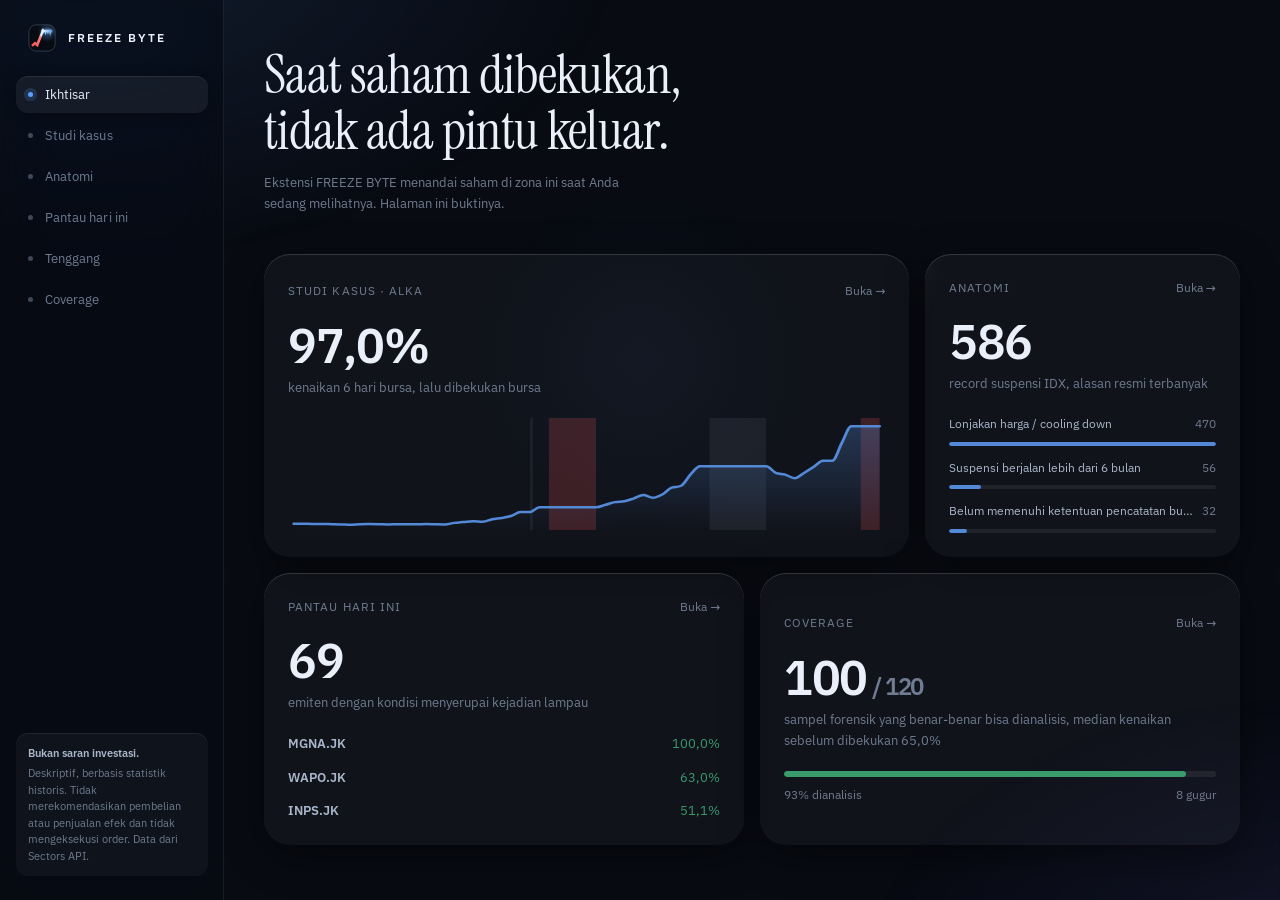
<file: site/index.html>
<!DOCTYPE html>
<html lang="id">
<head>
  <meta charset="utf-8">
  <meta name="viewport" content="width=device-width, initial-scale=1">
  <meta name="color-scheme" content="dark">
  <title>FREEZE BYTE — anatomi suspensi perdagangan IDX</title>
  <link rel="stylesheet" href="style.css">
  <link rel="icon" href="logo.svg" type="image/svg+xml">
</head>
<body>
  <div class="glow" aria-hidden="true"></div>

  <div class="shell">
    <aside class="rail">
      <a class="wordmark" href="#ikhtisar"><img src="logo.svg" alt="" width="28" height="28">FREEZE&nbsp;BYTE</a>
      <nav aria-label="Bagian">
        <a href="#ikhtisar" data-pane="ikhtisar"><i class="dot"></i>Ikhtisar</a>
        <a href="#alka" data-pane="alka"><i class="dot"></i>Studi kasus</a>
        <a href="#anatomi" data-pane="anatomi"><i class="dot"></i>Anatomi</a>
        <a href="#pantau" data-pane="pantau"><i class="dot"></i>Pantau hari ini</a>
        <a href="#tenggang" data-pane="tenggang"><i class="dot"></i>Tenggang</a>
        <a href="#coverage" data-pane="coverage"><i class="dot"></i>Coverage</a>
      </nav>
      <div class="rail-foot">
        <p class="disclaimer">
          <strong>Bukan saran investasi.</strong>
          Deskriptif, berbasis statistik historis. Tidak merekomendasikan
          pembelian atau penjualan efek dan tidak mengeksekusi order.
          Data dari Sectors API.
        </p>
      </div>
    </aside>

    <main class="canvas">

      <section class="pane" id="pane-ikhtisar" data-pane="ikhtisar" tabindex="-1">
        <div class="pane-head">
          <h1 class="display">Saat saham dibekukan,<br>tidak ada pintu keluar.</h1>
          <p class="pane-note">
            Ekstensi FREEZE BYTE menandai saham di zona ini saat Anda sedang
            melihatnya. Halaman ini buktinya.
          </p>
        </div>
        <div class="bento" id="bento"></div>
      </section>

      <section class="pane" id="pane-alka" data-pane="alka" tabindex="-1">
        <div class="pane-head">
          <a class="back" href="#ikhtisar">&larr; Ikhtisar</a>
          <div class="row">
            <h2>Apa yang terjadi pada ALKA</h2>
            <p class="pane-note">90 hari bursa terakhir.</p>
          </div>
        </div>
        <div class="panel">
          <div class="chart-legend">
            <span><i class="swatch confirmed"></i> beku terkonfirmasi &mdash; ada pengumuman IDX</span>
            <span><i class="swatch inferred"></i> volume nol tersimpulkan &mdash; tanpa pengumuman</span>
          </div>
          <div id="alka-chart">Memuat data&hellip;</div>
          <div id="alka-readout" class="readout"></div>
        </div>
        <div class="tiles" id="alka-annotations"></div>
      </section>

      <section class="pane" id="pane-anatomi" data-pane="anatomi" tabindex="-1">
        <div class="pane-head">
          <a class="back" href="#ikhtisar">&larr; Ikhtisar</a>
          <div class="row"><h2>Anatomi pembekuan yang tercatat</h2></div>
        </div>
        <div class="panel"><div id="reason-distribution"></div></div>
        <div class="panel"><div id="distribution-compare"></div></div>
        <div class="panel"><div id="event-table"></div></div>
        <div class="panel"><div id="regulatory-context"></div></div>
      </section>

      <section class="pane" id="pane-pantau" data-pane="pantau" tabindex="-1">
        <div class="pane-head">
          <a class="back" href="#ikhtisar">&larr; Ikhtisar</a>
          <div class="row">
            <h2>Pantau hari ini</h2>
            <p class="pane-note">Semesta yang dikenali ekstensi. Deskriptif, bukan prediksi.</p>
          </div>
        </div>
        <div id="watchlist-table"></div>
      </section>

      <section class="pane" id="pane-tenggang" data-pane="tenggang" tabindex="-1">
        <div class="pane-head">
          <a class="back" href="#ikhtisar">&larr; Ikhtisar</a>
          <div class="row"><h2>Seberapa awal zonanya terlihat</h2></div>
        </div>
        <div class="panel"><div id="lead-time"></div></div>
      </section>

      <section class="pane" id="pane-coverage" data-pane="coverage" tabindex="-1">
        <div class="pane-head">
          <a class="back" href="#ikhtisar">&larr; Ikhtisar</a>
          <div class="row"><h2>Coverage dan batasan</h2></div>
        </div>
        <div class="panel"><div id="coverage-report"></div></div>
      </section>

    </main>
  </div>

  <script src="chart.js"></script>
  <script src="app.js"></script>
  <script src="shell.js"></script>
  <script src="motion.js"></script>
</body>
</html>
</file>
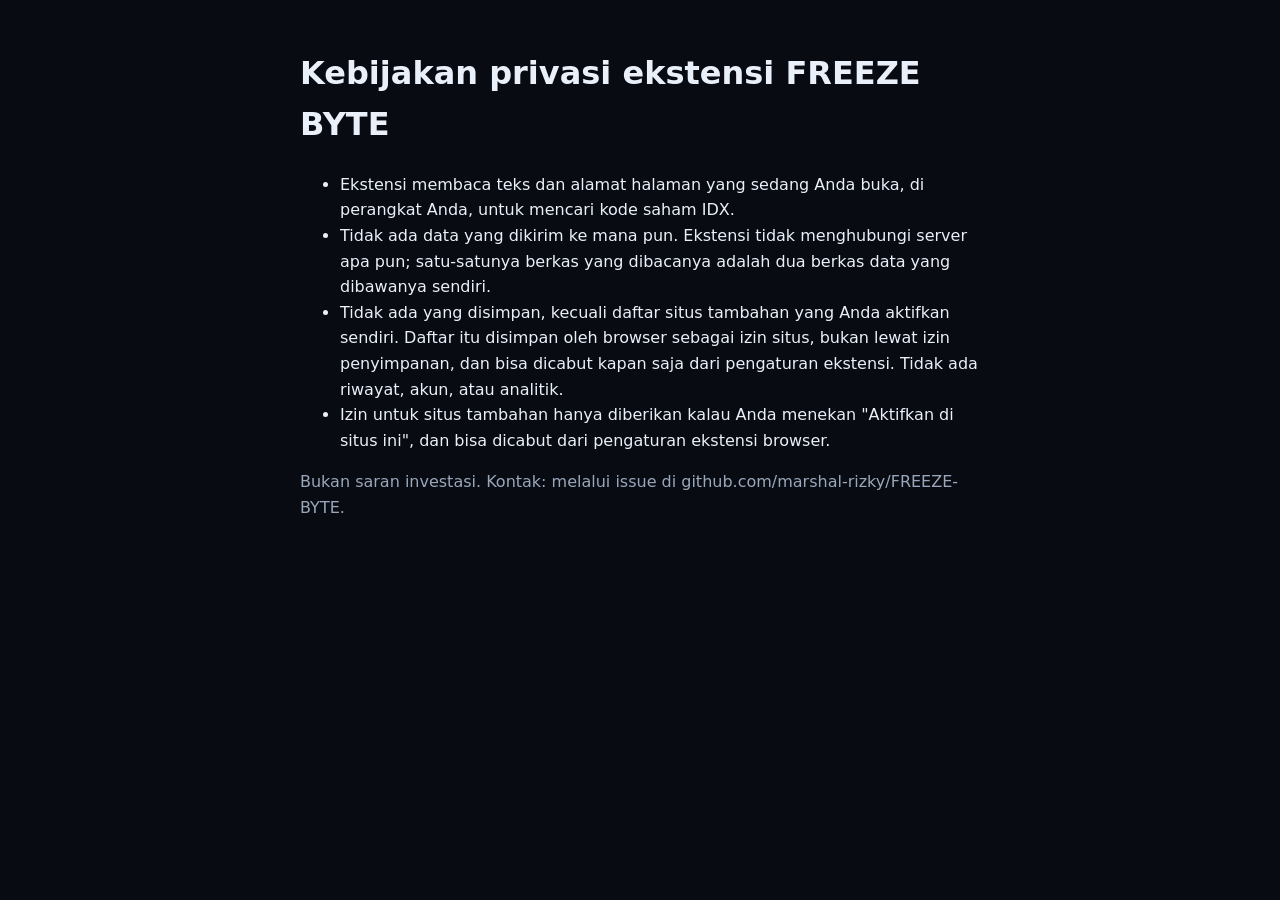
<file: site/privacy.html>
<!DOCTYPE html>
<html lang="id">
<head>
  <meta charset="utf-8">
  <meta name="viewport" content="width=device-width, initial-scale=1">
  <title>FREEZE BYTE — privasi</title>
  <link rel="icon" href="logo.svg" type="image/svg+xml">
  <style>
    :root { --bg: #080b12; --ink: #eaf0f9; --muted: #9aa7bb; }
    body { background: var(--bg); color: var(--ink); max-width: 680px; margin: 48px auto;
           padding: 0 16px; font: 16px/1.6 system-ui, sans-serif; }
    p, li { color: var(--ink); } .muted { color: var(--muted); }
  </style>
</head>
<body>
  <h1>Kebijakan privasi ekstensi FREEZE BYTE</h1>
  <ul>
    <li>Ekstensi membaca teks dan alamat halaman yang sedang Anda buka, di perangkat
        Anda, untuk mencari kode saham IDX.</li>
    <li>Tidak ada data yang dikirim ke mana pun. Ekstensi tidak menghubungi server apa pun; satu-satunya berkas yang dibacanya adalah dua berkas data yang dibawanya sendiri.</li>
    <li>Tidak ada yang disimpan, kecuali daftar situs tambahan yang Anda aktifkan sendiri. Daftar itu disimpan oleh browser sebagai izin situs, bukan lewat izin penyimpanan, dan bisa dicabut kapan saja dari pengaturan ekstensi. Tidak ada riwayat, akun, atau analitik.</li>
    <li>Izin untuk situs tambahan hanya diberikan kalau Anda menekan "Aktifkan di situs
        ini", dan bisa dicabut dari pengaturan ekstensi browser.</li>
  </ul>
  <p class="muted">Bukan saran investasi. Kontak: melalui issue di
     github.com/marshal-rizky/FREEZE-BYTE.</p>
</body>
</html>
</file>
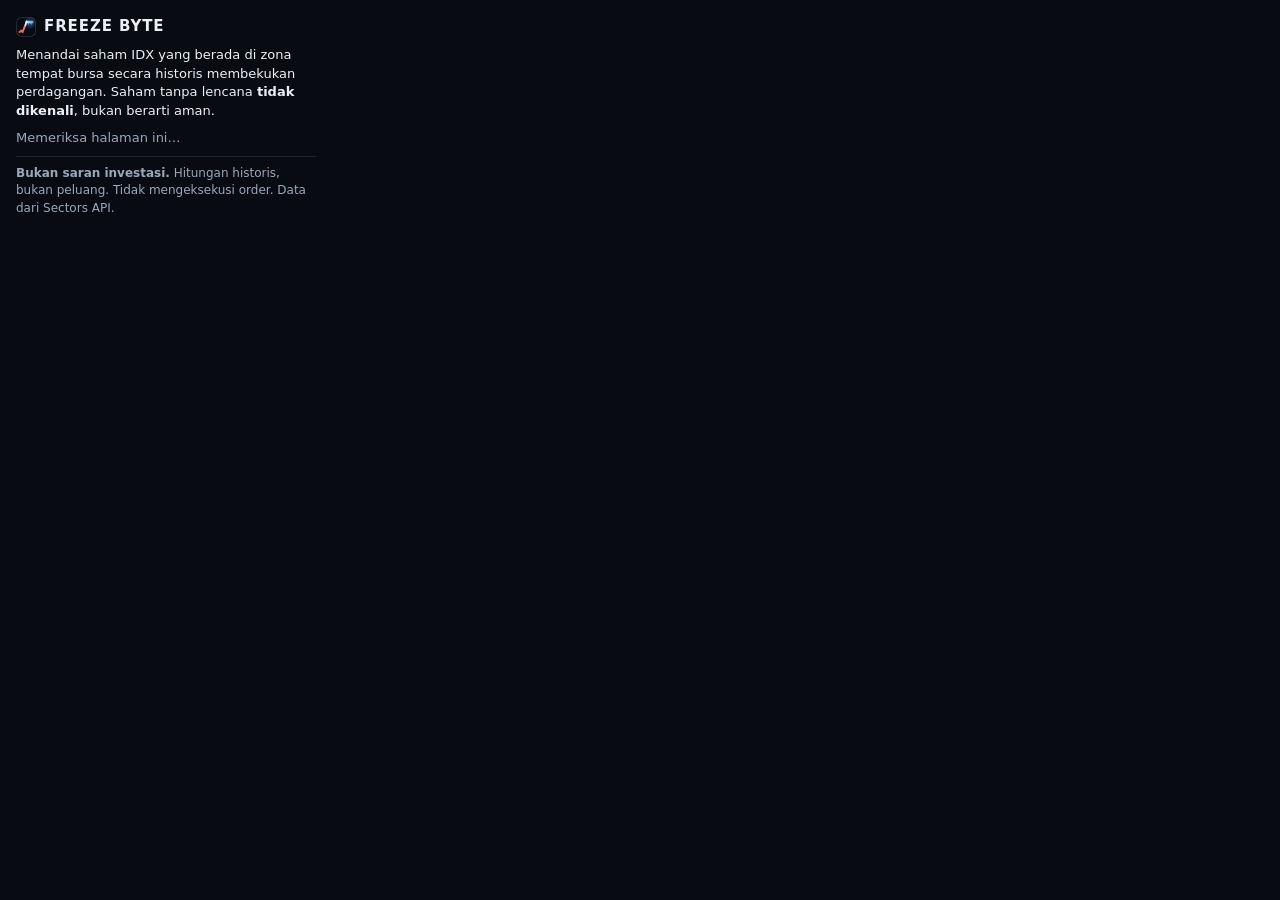
<file: extension/src/popup.html>
<!DOCTYPE html>
<html lang="id">
<head>
  <meta charset="utf-8">
  <link rel="stylesheet" href="popup.css">
</head>
<body>
  <h1><img src="../icons/icon-32.png" alt="" width="20" height="20">FREEZE BYTE</h1>
  <p>Menandai saham IDX yang berada di zona tempat bursa secara historis
     membekukan perdagangan. Saham tanpa lencana <strong>tidak dikenali</strong>,
     bukan berarti aman.</p>
  <p id="status">Memeriksa halaman ini&hellip;</p>
  <button id="enable" type="button" hidden>Aktifkan di situs ini</button>
  <p class="disclaimer"><strong>Bukan saran investasi.</strong> Hitungan
     historis, bukan peluang. Tidak mengeksekusi order. Data dari Sectors API.</p>
  <script src="patterns.js"></script>
  <script src="popup.js"></script>
</body>
</html>
</file>
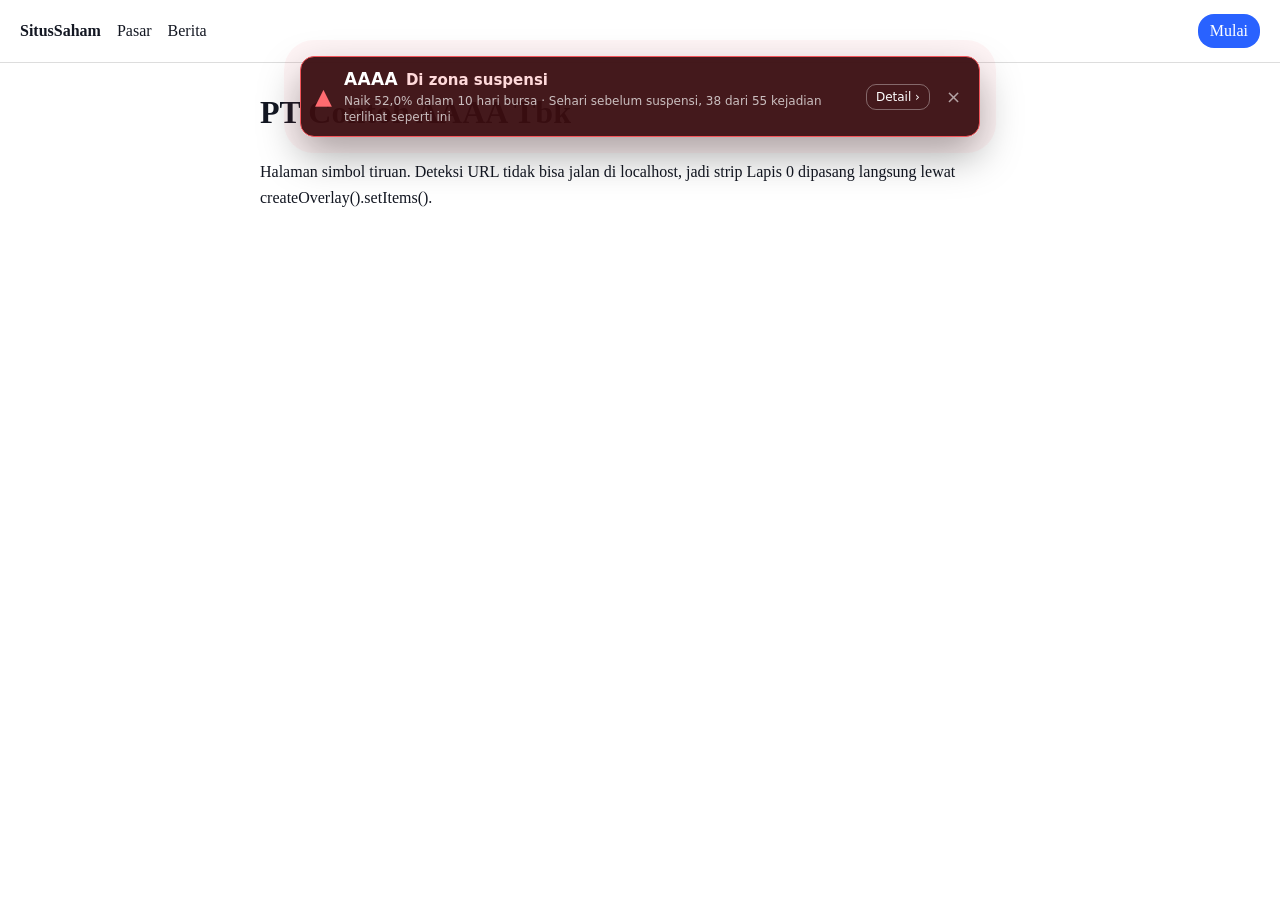
<file: extension/test/harness-pinned.html>
<!DOCTYPE html>
<html lang="id">
<head>
  <meta charset="utf-8">
  <title>FREEZE BYTE harness pinned</title>
  <style>
    body { margin: 0; font: 16px/1.6 Georgia, serif; background: #fff; color: #131722; }
    nav { display: flex; gap: 16px; align-items: center; padding: 14px 20px; border-bottom: 1px solid #ddd; }
    nav .cta { margin-left: auto; background: #2962ff; color: #fff; padding: 4px 12px; border-radius: 16px; }
    main { max-width: 760px; margin: 24px auto; padding: 0 16px; }
  </style>
</head>
<body>
  <nav><b>SitusSaham</b><span>Pasar</span><span>Berita</span><span class="cta" id="cta">Mulai</span></nav>
  <main>
    <h1>PT Contoh AAAA Tbk</h1>
    <p>Halaman simbol tiruan. Deteksi URL tidak bisa jalan di localhost, jadi
       strip Lapis 0 dipasang langsung lewat createOverlay().setItems().</p>
  </main>
  <script>
    document.addEventListener("DOMContentLoaded", () => {
      window.__bodyBefore = document.body.innerHTML;
    });
  </script>
  <script src="../src/verdict.js"></script>
  <script src="../src/strip.js"></script>
  <script src="../src/overlay.js"></script>
  <script>
    (async () => {
      const FB = globalThis.FreezeByte;
      const [universe, thresholds] = await Promise.all([
        fetch("fixtures/universe.json").then((r) => r.json()),
        fetch("fixtures/thresholds.json").then((r) => r.json()),
      ]);
      const now = Date.parse("2026-09-20T00:00:00Z");
      const v = (s) => FB.verdict(universe.symbols.find((e) => e.symbol === s), thresholds, now);
      const overlay = FB.createOverlay(document);
      window.__host = overlay.host;
      window.__rescan = () => overlay.setItems([{ pinned: true, verdict: v("AAAA") }]);
      window.__switch = () => overlay.setItems([{ pinned: true, verdict: v("BBBB") }]);
      window.__clear = () => overlay.setItems([]);
      const pv = (s) => FB.pinnedVerdict(universe.symbols.find((e) => e.symbol === s) || null,
        s, thresholds, now, universe.symbols.length);
      window.__luar = () => overlay.setItems([{ pinned: true, verdict: pv("CCCC") }]);
      window.__tidak = () => overlay.setItems([{ pinned: true, verdict: pv("ZZZZ") }]);
      window.__rescan();
    })();
  </script>
</body>
</html>
</file>
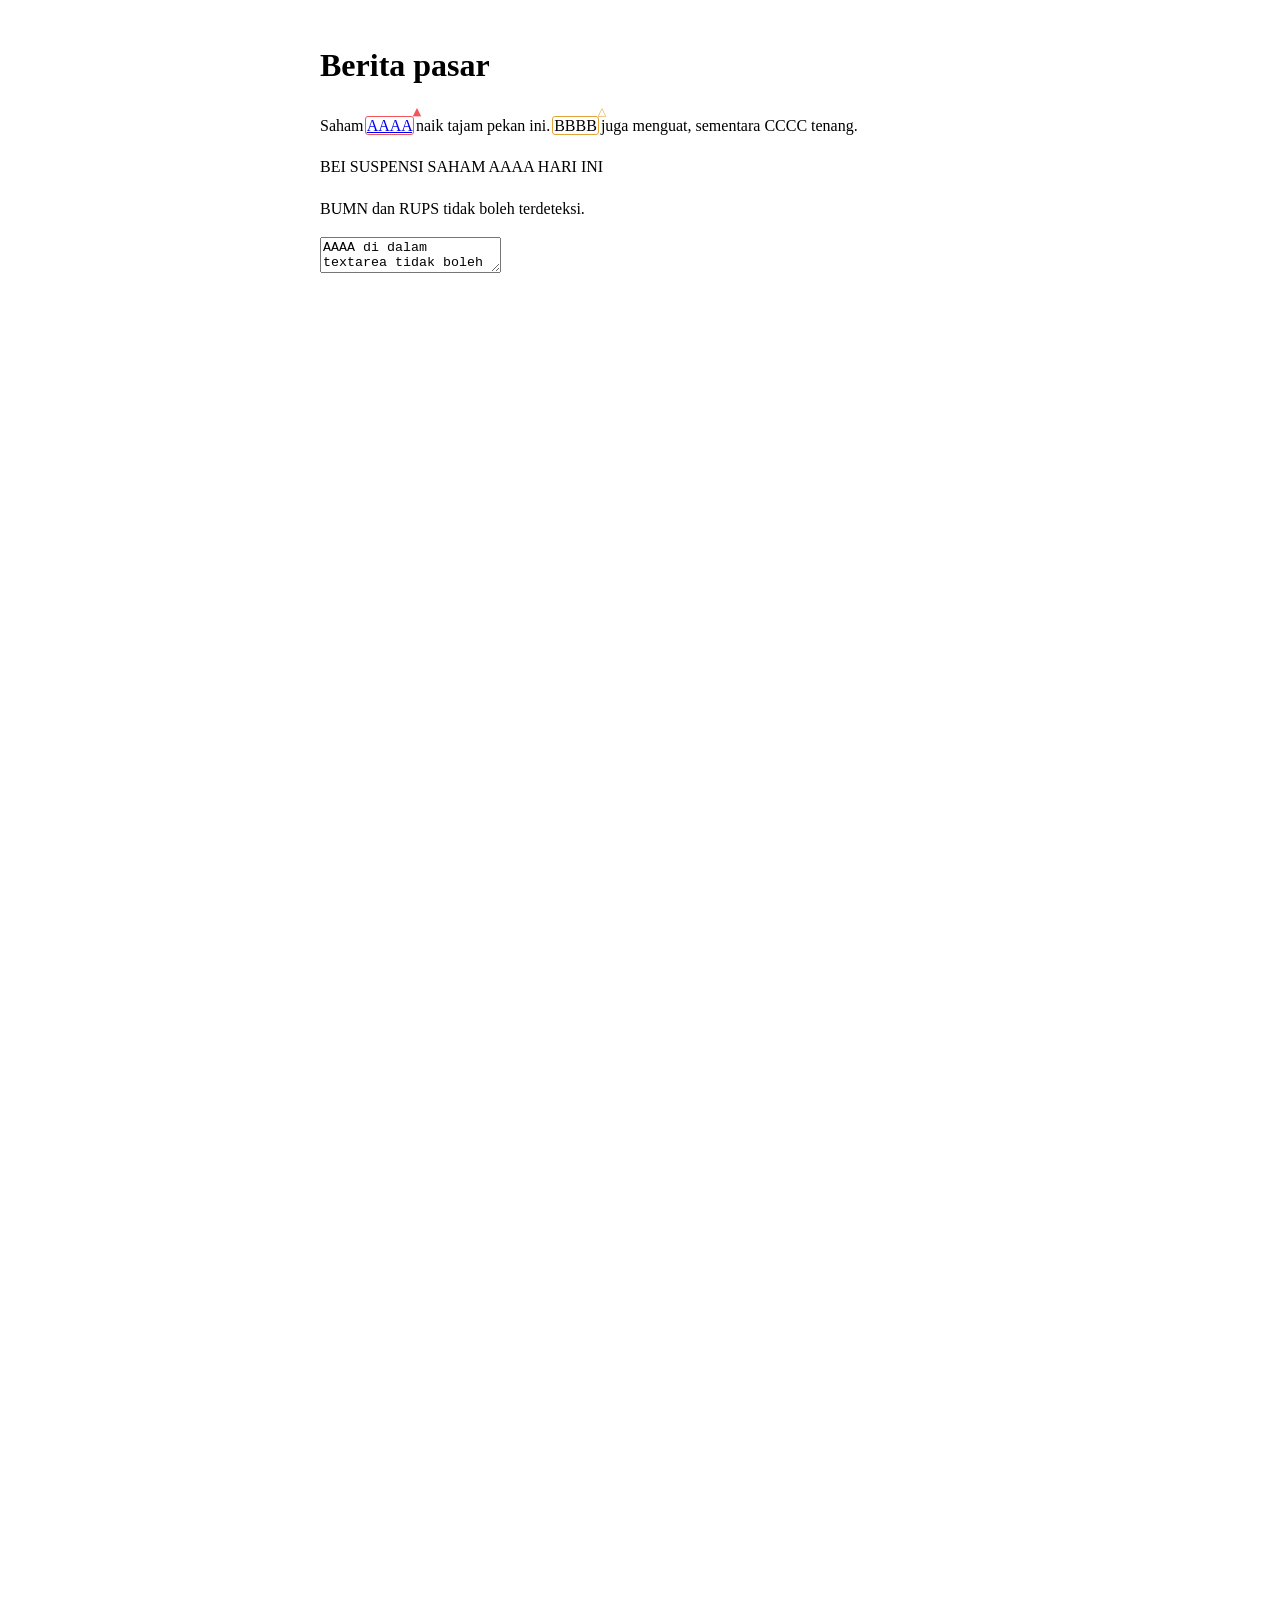
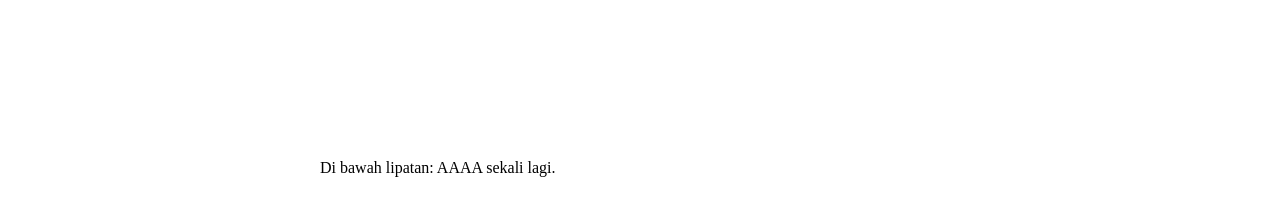
<file: extension/test/harness.html>
<!DOCTYPE html>
<html lang="id">
<head><meta charset="utf-8"><title>FREEZE BYTE harness</title>
<style>body{font:16px/1.6 Georgia,serif;max-width:640px;margin:40px auto;padding:0 16px}
.spacer{height:1400px}
/* Scrim full-halaman (mis. overlay cookie/login) yang menutupi lewat
   pseudo-element di body -- tidak aktif kecuali <html> diberi class
   "scrim", jadi ekspektasi default tidak berubah. */
html.scrim body::after { content:""; position:fixed; inset:0; background:rgba(0,0,0,.6); z-index:10; }
</style></head>
<body>
  <h1>Berita pasar</h1>
  <p id="p1">Saham <a id="lnk" href="#clicked">AAAA</a> naik tajam pekan ini. BBBB juga menguat, sementara CCCC tenang.</p>
  <p id="p2">BEI SUSPENSI SAHAM AAAA HARI INI</p>
  <p id="p3">BUMN dan RUPS tidak boleh terdeteksi.</p>
  <textarea>AAAA di dalam textarea tidak boleh terdeteksi</textarea>
  <!-- Kontainer dikolaps: tinggi 0, tersembunyi lewat visibility -- Range-nya
       tetap punya rect non-nol, tapi checkVisibility() induknya false. -->
  <div style="height:0; overflow:visible; visibility:hidden">AAAA tersembunyi</div>
  <!-- Ticker ini terlihat oleh checkVisibility() (span AAAA sendiri tidak
       disembunyikan) tapi ditutupi elemen lain yang benar-benar opak di
       atasnya (bukan turunan/leluhur span-nya) -- elementFromPoint harus
       menyaringnya. -->
  <p id="p5" style="position:relative">Ticker tertutup: <span id="ticker5">AAAA</span> di sini.
    <span id="cover" style="position:absolute; inset:0; background:#fff"></span>
  </p>
  <div class="spacer"></div>
  <p id="p4">Di bawah lipatan: AAAA sekali lagi.</p>
  <script>
    // Pengganti chrome.runtime untuk halaman uji: data dibaca dari fixtures.
    globalThis.chrome = { runtime: { getURL: (p) => p.replace(/^data\//, "fixtures/") } };
    document.addEventListener("DOMContentLoaded", () => {
      window.__bodyBefore = document.body.innerHTML;
    });
  </script>
  <script src="../src/detect.js"></script>
  <script src="../src/verdict.js"></script>
  <script src="../src/strip.js"></script>
  <script src="../src/overlay.js"></script>
  <script src="../src/schedule.js"></script>
  <script src="../src/content.js"></script>
</body>
</html>
</file>
<file: site/style.css>
/* FREEZE BYTE — sistem visual.
 *
 * Bentuknya aplikasi, bukan halaman: rail tetap di kiri, kanvas di kanan,
 * dan ikhtisar berupa bento — empat kartu kaca yang masing-masing membawa
 * cuplikan datanya sendiri, lalu membuka jadi panel penuh saat diklik.
 *
 * Kaca dibangun dari rim spekular di tepi atas (garis 1px tempat cahaya
 * tersangkut di bibir material) berpasangan dengan bayangan ambient. Makin
 * besar permukaan, makin dalam bayangannya dan makin kuat rimnya. Border
 * 1px datar tidak bisa melakukan itu.
 *
 * system-ui, tanpa webfont: situs wajib terbuka dari clone bersih tanpa
 * jaringan.
 */

/* ---------- Font ----------
 * Di-host sendiri, bukan CDN: situs wajib terbuka dari clone bersih tanpa
 * jaringan. Subset latin saja, ~154 kB. Lisensi di fonts/NOTICE.md.
 *
 * Instrument Serif hanya untuk judul. Angka hero TIDAK memakai serif --
 * wajah display pada figur utama terbaca sebagai hiasan, bukan data.
 */
@font-face {
  font-family: "Instrument Serif";
  src: url("fonts/instrument-serif-400.woff2") format("woff2");
  font-weight: 400; font-style: normal; font-display: swap;
}
@font-face {
  font-family: "IBM Plex Sans";
  src: url("fonts/ibm-plex-sans-400.woff2") format("woff2");
  font-weight: 400; font-style: normal; font-display: swap;
}
@font-face {
  font-family: "IBM Plex Sans";
  src: url("fonts/ibm-plex-sans-500.woff2") format("woff2");
  font-weight: 500; font-style: normal; font-display: swap;
}
@font-face {
  font-family: "IBM Plex Sans";
  src: url("fonts/ibm-plex-sans-600.woff2") format("woff2");
  font-weight: 600; font-style: normal; font-display: swap;
}

:root {
  --bg: #080b12;
  --bg-2: #0c111a;

  --glass-1: rgba(255, 255, 255, 0.035);
  --glass-2: rgba(255, 255, 255, 0.06);
  --glass-3: rgba(255, 255, 255, 0.10);

  --rim: inset 0 1px 0 rgba(255, 255, 255, 0.15);
  --rim-soft: inset 0 1px 0 rgba(255, 255, 255, 0.08);
  --rim-under: inset 0 -1px 0 rgba(255, 255, 255, 0.05);

  --lift-sm: 0 2px 14px rgba(0, 0, 0, 0.3), var(--rim-soft);
  --lift: 0 10px 40px rgba(0, 0, 0, 0.45), var(--rim);
  --lift-lg: 0 26px 80px rgba(0, 0, 0, 0.55), var(--rim), var(--rim-under);

  --edge: rgba(255, 255, 255, 0.09);
  --edge-hi: rgba(255, 255, 255, 0.17);

  --ink: #eaf0f9;
  --ink-2: #aab7cb;
  --ink-3: #6f7c91;

  /* Aksen UI: tautan, fokus, keadaan aktif. Dipilih untuk kontras teks. */
  --accent: #5b9dff;
  --accent-2: #7d6aff;
  --accent-soft: rgba(91, 157, 255, 0.13);

  /* Warna MARK grafik berbeda dari aksen UI, dan bukan karena selera:
   * keduanya punya pekerjaan berbeda. Ketiganya lolos validator palet pada
   * permukaan kartu #0e1420 -- band lightness gelap [0,48-0,67], lantai
   * chroma, pemisahan CVD (deutan ΔE 8,0), dan kontras >= 3:1. Nilai lama
   * (#5b9dff L 0,697 dan #3ecf8e L 0,762) jatuh di luar band. */
  --mark: #5489d8;
  --pos: #3a9b6d;
  --danger: #f2555a;
  --warn: #e0a43a;

  --font-display: "Instrument Serif", Georgia, "Times New Roman", serif;
  --font-ui: "IBM Plex Sans", system-ui, -apple-system, "Segoe UI", sans-serif;

  --band-confirmed: rgba(242, 85, 90, 0.20);
  --band-confirmed-edge: rgba(242, 85, 90, 0.55);
  --band-inferred: rgba(124, 135, 153, 0.13);
  --band-inferred-edge: rgba(124, 135, 153, 0.42);

  --r-pill: 999px;
  --r-xl: 26px;
  --r-lg: 18px;
  --r-md: 12px;

  --s1: .25rem; --s2: .5rem;  --s3: .75rem; --s4: 1rem;  --s5: 1.25rem;
  --s6: 1.5rem; --s8: 2rem;   --s10: 2.5rem; --s12: 3rem; --s16: 4rem;

  --rail: 14rem;
  --measure: 62ch;

  --ease: cubic-bezier(0.16, 1, 0.3, 1);
  --ease-std: cubic-bezier(0.4, 0, 0.2, 1);
  --t-in: 280ms;
  --t-hover: 200ms;
}

* { box-sizing: border-box; }

body {
  margin: 0;
  height: 100dvh;
  overflow: hidden;
  background: var(--bg);
  color: var(--ink);
  font: 0.9375rem/1.62 var(--font-ui);
  -webkit-font-smoothing: antialiased;
}

/* Glow ambient: diam, tidak berdenyut. Osilasi lambat di halaman data
 * terbaca sebagai alarm, dan halaman ini berdisclaimer. */
.glow {
  position: fixed;
  inset: 0;
  z-index: 0;
  pointer-events: none;
  background:
    radial-gradient(56rem 34rem at 6% -8%, rgba(91, 157, 255, 0.13), transparent 62%),
    radial-gradient(48rem 30rem at 102% 108%, rgba(125, 106, 255, 0.10), transparent 58%);
}

/* ---------- Tipografi ---------- */

h1, h2 {
  font-family: var(--font-display);
  font-weight: 400;
  margin: 0;
}
h3 { font-family: var(--font-ui); font-weight: 600; margin: 0; }

/* Serif berkontras tinggi butuh leading lebih rapat dan tracking mendekati
 * nol -- tracking negatif yang cocok untuk grotesk justru menempelkan
 * serifnya. */
.display { font-size: clamp(2.25rem, 4.2vw, 3.5rem); line-height: 1.04; letter-spacing: -0.012em; }
h2 { font-size: clamp(1.5rem, 2.8vw, 2.125rem); line-height: 1.14; letter-spacing: -0.008em; }
h3 { font-size: 0.8125rem; line-height: 1.4; letter-spacing: 0.04em; text-transform: uppercase; color: var(--ink-2); }

p { margin: 0 0 var(--s4); max-width: var(--measure); }

.eyebrow {
  font-size: 0.6875rem; line-height: 1.4; letter-spacing: 0.11em;
  text-transform: uppercase; color: var(--ink-3); margin: 0 0 var(--s2);
}

a { color: var(--accent); text-decoration-color: rgba(91, 157, 255, 0.4); }
a:hover { text-decoration-color: currentColor; }

/* ---------- Shell ---------- */

.shell { position: relative; z-index: 1; display: flex; height: 100dvh; }

.rail {
  flex: none;
  width: var(--rail);
  display: flex;
  flex-direction: column;
  gap: var(--s6);
  padding: var(--s6) var(--s4);
  background: rgba(8, 11, 18, 0.55);
  backdrop-filter: blur(26px) saturate(170%);
  -webkit-backdrop-filter: blur(26px) saturate(170%);
  box-shadow: inset -1px 0 0 rgba(255, 255, 255, 0.07);
}

.wordmark {
  font-size: 0.75rem; font-weight: 700; letter-spacing: 0.17em;
  color: var(--ink); text-decoration: none; padding: 0 var(--s3);
  display: flex; align-items: center; gap: var(--s3);
}
.wordmark img { flex: none; }

.rail nav { display: flex; flex-direction: column; gap: var(--s1); }

.rail nav a {
  display: flex; align-items: center; gap: var(--s3);
  color: var(--ink-3); text-decoration: none;
  font-size: 0.8125rem; letter-spacing: 0.004em;
  padding: var(--s2) var(--s3);
  border-radius: var(--r-md);
  transition: color var(--t-hover) var(--ease-std),
              background var(--t-hover) var(--ease-std),
              box-shadow var(--t-hover) var(--ease-std);
}
.rail nav a .dot {
  width: 5px; height: 5px; border-radius: var(--r-pill); flex: none;
  background: currentColor; opacity: 0.55;
}
.rail nav a:hover { color: var(--ink-2); background: var(--glass-1); }
/* Umpan balik hadir saat ditekan, bukan saat dilepas. */
.rail nav a:active { background: var(--glass-3); transition: none; }
.rail nav a[aria-current="page"] {
  color: var(--ink); background: var(--glass-2); box-shadow: var(--lift-sm);
}
.rail nav a[aria-current="page"] .dot { background: var(--accent); opacity: 1; }

.rail-foot { margin-top: auto; }
.rail-foot .disclaimer {
  font-size: 0.6875rem; line-height: 1.5; color: var(--ink-3);
  margin: 0; padding: var(--s3);
  background: var(--glass-1); border-radius: var(--r-md);
  box-shadow: var(--rim-soft);
}
.rail-foot strong { color: var(--ink-2); display: block; margin-bottom: var(--s1); }

/* ---------- Kanvas dan panel ----------
 * Yang bergulir adalah panel aktif, bukan dokumen. */

.canvas { flex: 1; min-width: 0; display: flex; }

.pane {
  display: none;
  flex: 1;
  min-width: 0;
  min-height: 0;
  overflow-y: auto;
  overscroll-behavior: contain;
  padding: var(--s12) var(--s10) var(--s12);
  outline: none;
}
.pane[data-active] { display: block; animation: pane-in var(--t-in) var(--ease) both; }
.pane:focus, .pane:focus-visible { outline: none; }

@keyframes pane-in {
  from { opacity: 0; transform: translateY(10px) scale(0.995); }
  to   { opacity: 1; transform: none; }
}

.pane-head { margin-bottom: var(--s10); max-width: 72rem; }
.pane-head .row {
  display: flex; flex-wrap: wrap; align-items: baseline;
  justify-content: space-between; gap: var(--s4);
}
.pane-note { color: var(--ink-3); font-size: 0.8125rem; margin: var(--s3) 0 0; max-width: 48ch; }

.back {
  display: inline-flex; align-items: center; gap: var(--s2);
  font-size: 0.75rem; color: var(--ink-3); text-decoration: none;
  padding: var(--s1) var(--s3) var(--s1) var(--s2);
  border-radius: var(--r-pill); background: var(--glass-1);
  box-shadow: var(--rim-soft); margin-bottom: var(--s4);
  transition: color var(--t-hover) var(--ease-std), background var(--t-hover) var(--ease-std);
}
.back:hover { color: var(--ink-2); background: var(--glass-2); }

/* ---------- Bento ---------- */

.bento {
  display: grid;
  grid-template-columns: repeat(6, 1fr);
  gap: var(--s4);
  max-width: 72rem;
}

.bento-card {
  grid-column: span 3;
  display: block;
  text-align: left;
  font: inherit;
  color: inherit;
  cursor: pointer;
  padding: var(--s6);
  border: 0;
  border-radius: var(--r-xl);
  background: var(--glass-1);
  box-shadow: var(--lift);
  backdrop-filter: blur(18px) saturate(150%);
  -webkit-backdrop-filter: blur(18px) saturate(150%);
  transition: background var(--t-hover) var(--ease-std),
              box-shadow var(--t-hover) var(--ease-std),
              transform var(--t-hover) var(--ease-std);
}
.bento-card.lg { grid-column: span 4; }
.bento-card.sm { grid-column: span 2; }
.bento-card.wide { grid-column: span 6; }
/* Kacanya menebal saat disentuh: rim, bayangan, dan isian naik bersamaan. */
.bento-card:hover {
  background: var(--glass-2);
  box-shadow: 0 16px 52px rgba(0, 0, 0, 0.5), inset 0 1px 0 rgba(255, 255, 255, 0.2);
  transform: translateY(-2px);
}
.bento-card:active { transform: none; transition: none; }

.bento-card .top {
  display: flex; align-items: baseline; justify-content: space-between;
  gap: var(--s3); margin-bottom: var(--s5);
}
.bento-card .label { font-size: 0.75rem; letter-spacing: 0.09em; text-transform: uppercase; color: var(--ink-3); }
.bento-card .go { font-size: 0.75rem; color: var(--ink-3); transition: color var(--t-hover) var(--ease-std); }
.bento-card:hover .go { color: var(--accent); }

/* Figur hero memakai angka proporsional. Lebar-sama membuat angka besar
 * seperti "113" terbaca renggang; tabular hanya berguna saat angka berjajar
 * vertikal, yaitu di baris tabel dan tick sumbu. */
.bento-card .stat {
  font-family: var(--font-ui);
  font-size: clamp(2.125rem, 3.8vw, 3rem); line-height: 1;
  letter-spacing: -0.028em; font-weight: 600;
  font-variant-numeric: proportional-nums;
  font-feature-settings: "ss02";
}
.bento-card .stat-note { color: var(--ink-3); font-size: 0.8125rem; margin-top: var(--s2); }

.spark { width: 100%; height: 7rem; display: block; margin-top: var(--s5); }

/* Bar mini untuk distribusi alasan. */
.minibars { display: flex; flex-direction: column; gap: var(--s3); margin-top: var(--s5); }
.minibar { display: grid; grid-template-columns: 1fr auto; gap: var(--s2); font-size: 0.75rem; }
.minibar .name { color: var(--ink-2); overflow: hidden; text-overflow: ellipsis; white-space: nowrap; }
.minibar .n { color: var(--ink-3); font-variant-numeric: tabular-nums; }
.minibar .track {
  grid-column: 1 / -1; height: 4px; border-radius: var(--r-pill);
  background: rgba(255, 255, 255, 0.07); overflow: hidden;
}
.minibar .fill { display: block; height: 100%; border-radius: var(--r-pill); background: var(--mark); }

/* Daftar ringkas emiten. */
.minilist { display: flex; flex-direction: column; gap: var(--s3); margin-top: var(--s5); }
.minilist div { display: flex; justify-content: space-between; font-size: 0.8125rem; }
.minilist .sym { color: var(--ink-2); font-weight: 600; }
.minilist .val { font-variant-numeric: tabular-nums; }
.minilist .sym { font-variant-numeric: normal; }

/* Meter coverage. */
.meter { margin-top: var(--s5); }
/* display:block wajib: track ini <span>, dan height tidak berlaku pada
 * elemen inline -- tanpa ini barnya setinggi nol dan tidak pernah terlihat. */
.meter .track { display: block; height: 6px; border-radius: var(--r-pill); background: rgba(255, 255, 255, 0.07); overflow: hidden; }
.meter .fill { display: block; height: 100%; border-radius: var(--r-pill); background: var(--pos); }
.meter .legend { display: flex; justify-content: space-between; font-size: 0.75rem; color: var(--ink-3); margin-top: var(--s2); }

/* ---------- Panel dan kartu ---------- */

.panel {
  max-width: 72rem;
  padding: var(--s6);
  border-radius: var(--r-xl);
  background: var(--glass-1);
  box-shadow: var(--lift-lg);
  backdrop-filter: blur(18px) saturate(150%);
  -webkit-backdrop-filter: blur(18px) saturate(150%);
}
.panel + .panel { margin-top: var(--s6); }
.panel h3 { margin-bottom: var(--s4); }

.tiles {
  display: grid; grid-template-columns: repeat(auto-fit, minmax(13rem, 1fr));
  gap: var(--s4); margin-top: var(--s6); max-width: 72rem;
}
.tile {
  padding: var(--s5);
  border-radius: var(--r-lg);
  background: var(--glass-1);
  box-shadow: var(--lift);
}
.tile .value {
  font-size: 1.75rem; line-height: 1.1; letter-spacing: -0.022em;
  font-weight: 600; font-variant-numeric: proportional-nums;
}
.tile .label { color: var(--ink-3); font-size: 0.75rem; line-height: 1.45; margin-top: var(--s2); }

/* ---------- Grafik ---------- */

.price-chart { width: 100%; height: auto; display: block; overflow: visible; }
.price-line { fill: none; stroke: var(--mark); stroke-width: 2; stroke-linejoin: round; stroke-linecap: round; }
.price-area { fill: url(#priceFill); }
.grid { stroke: rgba(255, 255, 255, 0.06); stroke-width: 1; }
.axis-label { fill: var(--ink-3); font-size: 11px; letter-spacing: 0.02em; font-variant-numeric: tabular-nums; }
.axis-label.y { text-anchor: end; }
.axis-label.x { text-anchor: middle; }

.freeze-band.confirmed { fill: var(--band-confirmed); }
.freeze-band.confirmed-edge { stroke: var(--band-confirmed-edge); stroke-width: 1; }
.freeze-band.inferred { fill: var(--band-inferred); }
.freeze-band.inferred-edge { stroke: var(--band-inferred-edge); stroke-width: 1; stroke-dasharray: 3 3; }

.freeze-label { font-size: 10px; letter-spacing: 0.02em; text-anchor: middle; }
.freeze-label.confirmed { fill: #f58b90; }
.freeze-label.inferred { fill: var(--ink-3); }

.hit { fill: transparent; }
.crosshair { stroke: var(--edge-hi); stroke-width: 1; }
/* Cincin 2px berwarna permukaan, bukan border -- pemisah mark bertumpuk. */
.focus-dot { fill: var(--mark); stroke: var(--bg); stroke-width: 2; }

.readout {
  display: flex; flex-wrap: wrap; gap: var(--s4);
  margin-top: var(--s4); padding-top: var(--s4);
  border-top: 1px solid var(--edge);
  font-size: 0.8125rem; color: var(--ink-3); min-height: 1.5rem;
}
.readout strong { color: var(--ink); font-weight: 600; font-variant-numeric: tabular-nums; }

.chart-legend {
  display: flex; flex-wrap: wrap; gap: var(--s4);
  margin-bottom: var(--s4); font-size: 0.75rem; color: var(--ink-3); letter-spacing: 0.02em;
}
.chart-legend span { display: inline-flex; align-items: center; gap: var(--s2); }
.swatch { width: .75rem; height: .75rem; border-radius: 3px; flex: none; }
/* Warna band yang SUDAH dikomposit di atas permukaan kartu. */
.swatch.confirmed { background: #2a1d22; border: 1px solid var(--band-confirmed-edge); }
.swatch.inferred { background: #191d26; border: 1px dashed var(--band-inferred-edge); }

/* ---------- Tabel ---------- */

.table-wrap {
  border-radius: var(--r-lg);
  overflow: auto;
  max-height: min(28rem, 54dvh);
  background: rgba(0, 0, 0, 0.24);
  box-shadow: var(--rim-soft);
  overscroll-behavior: contain;
}
table { width: 100%; border-collapse: collapse; font-size: 0.8125rem; }
th, td { text-align: left; padding: var(--s4) var(--s5); border-bottom: 1px solid var(--edge); vertical-align: top; }
tbody tr:last-child td { border-bottom: 0; }
thead th {
  position: sticky; top: 0; z-index: 1;
  background: #121722; color: var(--ink-3);
  font-weight: 500; font-size: 0.6875rem; letter-spacing: 0.07em;
  text-transform: uppercase; white-space: nowrap; box-shadow: var(--rim-soft);
}
/* Angka berjajar vertikal, jadi di sinilah tabular-nums benar-benar
 * bekerja. Rata kanan supaya satuan dan desimalnya sejajar. */
td.num, th.num { text-align: right; }
td.num { font-variant-numeric: tabular-nums; white-space: nowrap; color: var(--ink); }

/* Batang diverging: besaran DAN tanda dalam satu mark, di samping angkanya.
 * Angkanya sendiri tetap bertinta biasa -- teks memakai token teks, warna
 * dibawa oleh mark di sebelahnya, bukan oleh digitnya. */
.bar { display: block; height: 4px; margin-top: 5px; position: relative; background: rgba(255,255,255,0.05); border-radius: 2px; }
.bar i { position: absolute; top: 0; height: 100%; border-radius: 2px; }
.bar i.up { left: 50%; background: var(--mark); }
.bar i.down { right: 50%; background: var(--danger); }
.bar::after { content: ""; position: absolute; left: 50%; top: -2px; width: 1px; height: 8px; background: rgba(255,255,255,0.14); }
/* Warna hanya menegaskan tanda yang sudah tertulis di angkanya. */
/* Dipakai pada figur ringkas (kartu, daftar mini) tempat angkanya berdiri
 * sendiri tanpa mark pendamping. Di tabel, tanda dibawa batang. */
.pos { color: var(--pos); }
.neg { color: var(--danger); }

tbody tr { transition: background var(--t-hover) var(--ease-std); }
tbody tr:hover { background: rgba(255, 255, 255, 0.03); }
tbody tr:active { background: rgba(255, 255, 255, 0.06); transition: none; }

.row-count { font-size: 0.75rem; color: var(--ink-3); margin: var(--s4) 0 0; }


/* ---------- Toolbar tabel ----------
 * Satu baris kontrol DI ATAS tabel yang dicakupnya, bukan di dalam kartunya
 * dan bukan per kolom.
 */
.toolbar {
  display: flex;
  flex-wrap: wrap;
  align-items: center;
  gap: var(--s3);
  margin-bottom: var(--s4);
}

.search {
  position: relative;
  display: flex;
  align-items: center;
  gap: var(--s2);
  flex: 1 1 15rem;
  max-width: 22rem;
  padding: var(--s2) var(--s3);
  border-radius: var(--r-pill);
  background: var(--glass-1);
  box-shadow: var(--rim-soft);
  transition: background var(--t-hover) var(--ease-std), box-shadow var(--t-hover) var(--ease-std);
}
.search:focus-within { background: var(--glass-2); box-shadow: var(--rim), 0 0 0 2px var(--accent-soft); }
.search svg { flex: none; opacity: 0.55; }

.search input {
  flex: 1;
  min-width: 0;
  border: 0;
  background: none;
  color: var(--ink);
  font: inherit;
  font-size: 0.8125rem;
  outline: none;
}
.search input::placeholder { color: var(--ink-3); }
.search input::-webkit-search-cancel-button { filter: invert(0.6); }

kbd {
  flex: none;
  font: 500 0.6875rem/1 var(--font-ui);
  color: var(--ink-3);
  padding: 3px 6px;
  border-radius: 5px;
  background: rgba(255, 255, 255, 0.06);
  box-shadow: var(--rim-soft);
}
.search:focus-within kbd { opacity: 0; }

.sorts { display: flex; gap: var(--s1); flex-wrap: wrap; }
.sorts button {
  font: inherit;
  font-size: 0.75rem;
  color: var(--ink-3);
  cursor: pointer;
  border: 0;
  padding: var(--s2) var(--s3);
  border-radius: var(--r-pill);
  background: var(--glass-1);
  box-shadow: var(--rim-soft);
  transition: color var(--t-hover) var(--ease-std), background var(--t-hover) var(--ease-std);
}
.sorts button:hover { color: var(--ink-2); background: var(--glass-2); }
.sorts button:active { background: var(--glass-3); transition: none; }
.sorts button[aria-pressed="true"] { color: var(--ink); background: var(--glass-2); box-shadow: var(--lift-sm); }
.sorts button .dir { opacity: 0; margin-left: 3px; }
.sorts button[aria-pressed="true"] .dir { opacity: 0.8; }

.toolbar .count { margin-left: auto; font-size: 0.75rem; color: var(--ink-3); font-variant-numeric: tabular-nums; }

.empty {
  padding: var(--s8) var(--s5);
  text-align: center;
  color: var(--ink-3);
  font-size: 0.8125rem;
}
.empty strong { color: var(--ink-2); }

/* ---------- Grid kartu pantau ---------- */

.card-grid {
  display: grid; grid-template-columns: repeat(auto-fill, minmax(17rem, 1fr));
  gap: var(--s4); max-width: 72rem;
}
.card {
  padding: var(--s5);
  border-radius: var(--r-lg);
  background: var(--glass-1);
  box-shadow: var(--lift);
  transition: background var(--t-hover) var(--ease-std), box-shadow var(--t-hover) var(--ease-std);
}
.card:hover { background: var(--glass-2); box-shadow: 0 14px 48px rgba(0, 0, 0, 0.5), inset 0 1px 0 rgba(255, 255, 255, 0.19); }
.card .sym { display: flex; align-items: baseline; justify-content: space-between; gap: var(--s2); margin-bottom: var(--s3); }
.card .sym strong { font-size: 0.9375rem; }
.card .ret { font-size: 1.25rem; font-weight: 600; font-variant-numeric: proportional-nums; letter-spacing: -0.02em; }
.card .meta { display: flex; gap: var(--s4); font-size: 0.75rem; color: var(--ink-3); margin-bottom: var(--s3); font-variant-numeric: tabular-nums; }
.card details { margin-top: var(--s3); }
.card summary { cursor: pointer; font-size: 0.75rem; color: var(--ink-3); list-style: none; }
.card summary::-webkit-details-marker { display: none; }
.card summary::after { content: " ↓"; }
.card details[open] summary::after { content: " ↑"; }
.card details p { font-size: 0.75rem; line-height: 1.5; color: var(--ink-3); margin: var(--s2) 0 0; }

/* ---------- Chip ---------- */

.chip {
  display: inline-block; padding: var(--s1) var(--s2); margin: 0 var(--s1) var(--s1) 0;
  border-radius: var(--r-pill); background: var(--glass-1); box-shadow: var(--rim-soft);
  font-size: 0.6875rem; line-height: 1.5; color: var(--ink-2); white-space: nowrap;
}
/* Garis putus menandai "kondisi sekarang" -- nilainya diambil hari ini,
 * bukan pada tanggal historis. Perbedaan itu wajib terlihat. */
.chip.now { border: 1px dashed var(--edge-hi); box-shadow: none; color: var(--ink-3); }

/* ---------- Teks sekunder ---------- */

.caveat, .insufficient { color: var(--ink-3); font-size: 0.75rem; line-height: 1.55; }
.caveat { max-width: var(--measure); margin-top: var(--s5); }
.insufficient { font-style: italic; }

.error-banner {
  background: rgba(242, 85, 90, 0.14); color: #f5a3a8;
  border-radius: var(--r-lg); box-shadow: var(--rim), 0 8px 32px rgba(0, 0, 0, 0.4);
  padding: var(--s4) var(--s5); margin-bottom: var(--s6); font-size: 0.8125rem;
}

/* Scrollbar ikut jadi bagian material. */
* { scrollbar-width: thin; scrollbar-color: rgba(255, 255, 255, 0.13) transparent; }
::-webkit-scrollbar { width: 10px; height: 10px; }
::-webkit-scrollbar-track { background: transparent; }
::-webkit-scrollbar-thumb {
  background: rgba(255, 255, 255, 0.10); border-radius: var(--r-pill);
  box-shadow: inset 0 1px 0 rgba(255, 255, 255, 0.10);
}
::-webkit-scrollbar-thumb:hover { background: rgba(255, 255, 255, 0.17); }

:focus-visible { outline: 2px solid var(--accent); outline-offset: 2px; border-radius: var(--r-md); }


/* ================= Lapisan gerak =================
 * Sengaja berlebih. Seluruh blok ini mati di bawah prefers-reduced-motion
 * lewat selector universal di bagian preferensi sistem, jadi efek baru
 * tidak perlu didaftarkan ulang di sana.
 */

@keyframes rise {
  from { opacity: 0; transform: translateY(18px) scale(0.97); filter: blur(6px); }
  to   { opacity: 1; transform: none; filter: blur(0); }
}

/* Ayunan pintu kaca: panel berputar masuk pada sumbu Y dengan perspektif.
 * Masuk 420ms, keluar jauh lebih pendek -- yang keluar tugasnya minggir. */
@keyframes door-in {
  from { opacity: 0; transform: perspective(1400px) rotateY(-9deg) translateY(14px) scale(0.965); filter: blur(8px); }
  to   { opacity: 1; transform: perspective(1400px) rotateY(0) translateY(0) scale(1); filter: blur(0); }
}

@keyframes sweep { from { transform: translateX(-120%) skewX(-18deg); } to { transform: translateX(320%) skewX(-18deg); } }

@keyframes drift {
  0%   { transform: translate3d(0, 0, 0) scale(1); }
  50%  { transform: translate3d(2.5%, -1.5%, 0) scale(1.06); }
  100% { transform: translate3d(0, 0, 0) scale(1); }
}

@keyframes draw { to { stroke-dashoffset: 0; } }

/* Panel memakai ayunan pintu, bukan geser datar. */
.pane[data-active] {
  animation: door-in 420ms cubic-bezier(0.16, 1, 0.3, 1) both;
  transform-origin: left center;
}

/* Glow ambient kini menghela napas sangat pelan. Diakui: ini persis yang
 * ditolak saat menelaah Compsphere, dan alasannya masih berlaku -- osilasi
 * lambat di halaman data terbaca sebagai alarm. Dipasang atas permintaan
 * eksplisit, dan ia lenyap total di bawah reduced-motion. */
.glow { animation: drift 26s ease-in-out infinite; will-change: transform; }

/* Sorot yang mengikuti kursor, di bawah konten. */
.canvas::before {
  content: "";
  position: fixed;
  inset: 0;
  z-index: 0;
  pointer-events: none;
  background: radial-gradient(15rem 15rem at var(--mx, 50%) var(--my, 40%),
              rgba(91, 157, 255, 0.045), transparent 72%);
  transition: opacity 400ms var(--ease-std);
}

/* Kartu bento: kilau mengikuti pointer, plus sapuan sekali saat hover. */
.bento-card {
  position: relative;
  overflow: hidden;
  transform-style: preserve-3d;
  will-change: transform;
}
.bento-card > * { position: relative; z-index: 1; }

.bento-card::before {
  content: "";
  position: absolute;
  inset: 0;
  z-index: 0;
  pointer-events: none;
  opacity: 0;
  background: radial-gradient(14rem 14rem at var(--gx, 50%) var(--gy, 50%),
              rgba(255, 255, 255, 0.10), transparent 68%);
  transition: opacity 260ms var(--ease-std);
}
.bento-card:hover::before { opacity: 1; }

.bento-card::after {
  content: "";
  position: absolute;
  top: 0; bottom: 0; left: 0;
  width: 42%;
  z-index: 0;
  pointer-events: none;
  background: linear-gradient(90deg, transparent, rgba(255, 255, 255, 0.07), transparent);
  transform: translateX(-120%) skewX(-18deg);
}
.bento-card:hover::after { animation: sweep 820ms cubic-bezier(0.16, 1, 0.3, 1); }

/* Tilt ditulis oleh skrip lewat style inline, jadi transisinya hanya
 * mengurus kepulangan saat pointer pergi. */
.bento-card { transition: transform 420ms var(--ease), background var(--t-hover) var(--ease-std), box-shadow var(--t-hover) var(--ease-std); }
.bento-card:hover { transform: none; }
.bento-card.pressed { transform: scale(0.985) !important; transition: transform 90ms var(--ease-std); }

.bento-card .go { transition: transform 260ms var(--ease), color var(--t-hover) var(--ease-std); }
.bento-card:hover .go { transform: translateX(5px); }

/* Garis harga menggambar dirinya sendiri; area dan band menyusul. */
.price-line.draw { stroke-dasharray: var(--len); stroke-dashoffset: var(--len); animation: draw 1400ms cubic-bezier(0.16, 1, 0.3, 1) 180ms both; }
.price-area.draw { animation: rise 900ms cubic-bezier(0.16, 1, 0.3, 1) 420ms both; }
.freeze-band.enter { animation: rise 700ms cubic-bezier(0.16, 1, 0.3, 1) both; }

.tile { will-change: transform; transition: transform var(--t-hover) var(--ease-std), box-shadow var(--t-hover) var(--ease-std); }
.tile:hover { transform: translateY(-3px); box-shadow: 0 16px 52px rgba(0, 0, 0, 0.5), inset 0 1px 0 rgba(255, 255, 255, 0.2); }

.rail nav a, .back { will-change: transform; transition: transform 340ms var(--ease), color var(--t-hover) var(--ease-std), background var(--t-hover) var(--ease-std), box-shadow var(--t-hover) var(--ease-std); }
.rail nav a[aria-current="page"] .dot { box-shadow: 0 0 0 4px rgba(91, 157, 255, 0.18); }

.card { will-change: transform; }
.card:hover { transform: translateY(-2px) scale(1.006); }

tbody tr { will-change: background; }
tbody tr:hover td:first-child { transform: translateX(3px); }
tbody tr td:first-child { transition: transform 240ms var(--ease); }

/* ---------- Preferensi sistem ----------
 * Tiga sinyal, ditangani terpisah, dan semuanya menyeluruh. */

@media (prefers-reduced-motion: reduce) {
  *, *::before, *::after {
    animation-duration: 0.01ms !important;
    animation-iteration-count: 1 !important;
    transition-duration: 0.01ms !important;
  }
  .pane[data-active] { animation: none; }
  .bento-card, .bento-card:hover, .card:hover, .tile:hover,
  .rail nav a, .back { transform: none !important; }
  .bento-card::before, .bento-card::after, .canvas::before { display: none; }
  .glow { animation: none; transform: none; }
  .price-line.draw { stroke-dasharray: none; stroke-dashoffset: 0; animation: none; }
  .price-area.draw, .freeze-band.enter { animation: none; }
  tbody tr:hover td:first-child { transform: none; }
}

@media (prefers-reduced-transparency: reduce) {
  .rail { background: var(--bg-2); backdrop-filter: none; -webkit-backdrop-filter: none; }
  .panel, .tile, .card, .bento-card { background: #141a24; backdrop-filter: none; -webkit-backdrop-filter: none; }
  .glow { display: none; }
}

@media (prefers-contrast: more) {
  :root { --edge: rgba(234, 240, 249, 0.3); --edge-hi: rgba(234, 240, 249, 0.45); --ink-3: #9fabbd; }
  .rail { background: var(--bg-2); backdrop-filter: none; -webkit-backdrop-filter: none; }
  .panel, .tile, .card, .bento-card { background: #141a24; border: 1px solid var(--edge); backdrop-filter: none; }
  .glow { display: none; }
}

@media (max-width: 60rem) {
  /* Di layar sempit shell tinggi-tetap menyiksa: isi yang sama harus muat di
   * viewport yang jauh lebih pendek. Dokumen dibiarkan bergulir biasa. */
  body { height: auto; min-height: 100dvh; overflow: visible; }
  .shell { flex-direction: column; height: auto; }
  .rail { width: auto; flex-direction: row; align-items: center; gap: var(--s4); flex-wrap: wrap;
          box-shadow: inset 0 -1px 0 rgba(255, 255, 255, 0.07); padding: var(--s3) var(--s4); }
  .rail nav { flex-direction: row; flex-wrap: wrap; }
  .rail-foot { display: none; }
  .pane { overflow-y: visible; padding: var(--s8) var(--s4); }
  .bento-card, .bento-card.lg, .bento-card.sm, .bento-card.wide { grid-column: span 6; }
  .table-wrap { max-height: none; }
}

.tier {
  display: inline-block; margin-top: .4rem; padding: .15rem .55rem;
  border-radius: 999px; font-size: .75rem; font-weight: 600;
  border: 1px solid currentColor;
}
.tier.tinggi { color: var(--danger); }
.tier.sedang { color: var(--warn); }
.tier::before { content: "\25B2\00a0"; }
.tier.sedang::before { content: "\25B3\00a0"; }
</file>
<file: extension/src/popup.css>
body { width: 300px; margin: 0; padding: 16px; background: #080b12; color: #eaf0f9;
       font: 400 13px/1.45 system-ui, sans-serif; }
h1 { font-size: 15px; letter-spacing: .06em; margin: 0 0 8px; display: flex; align-items: center; gap: 8px; }
p { margin: 8px 0; }
#status { color: #9aa7bb; }
button { width: 100%; padding: 8px; border-radius: 10px; border: 1px solid #5b9dff;
         background: #10213d; color: #eaf0f9; font: inherit; cursor: pointer; }
.disclaimer { color: #9aa7bb; font-size: 12px; border-top: 1px solid rgba(255,255,255,.1);
              padding-top: 8px; }
</file>
